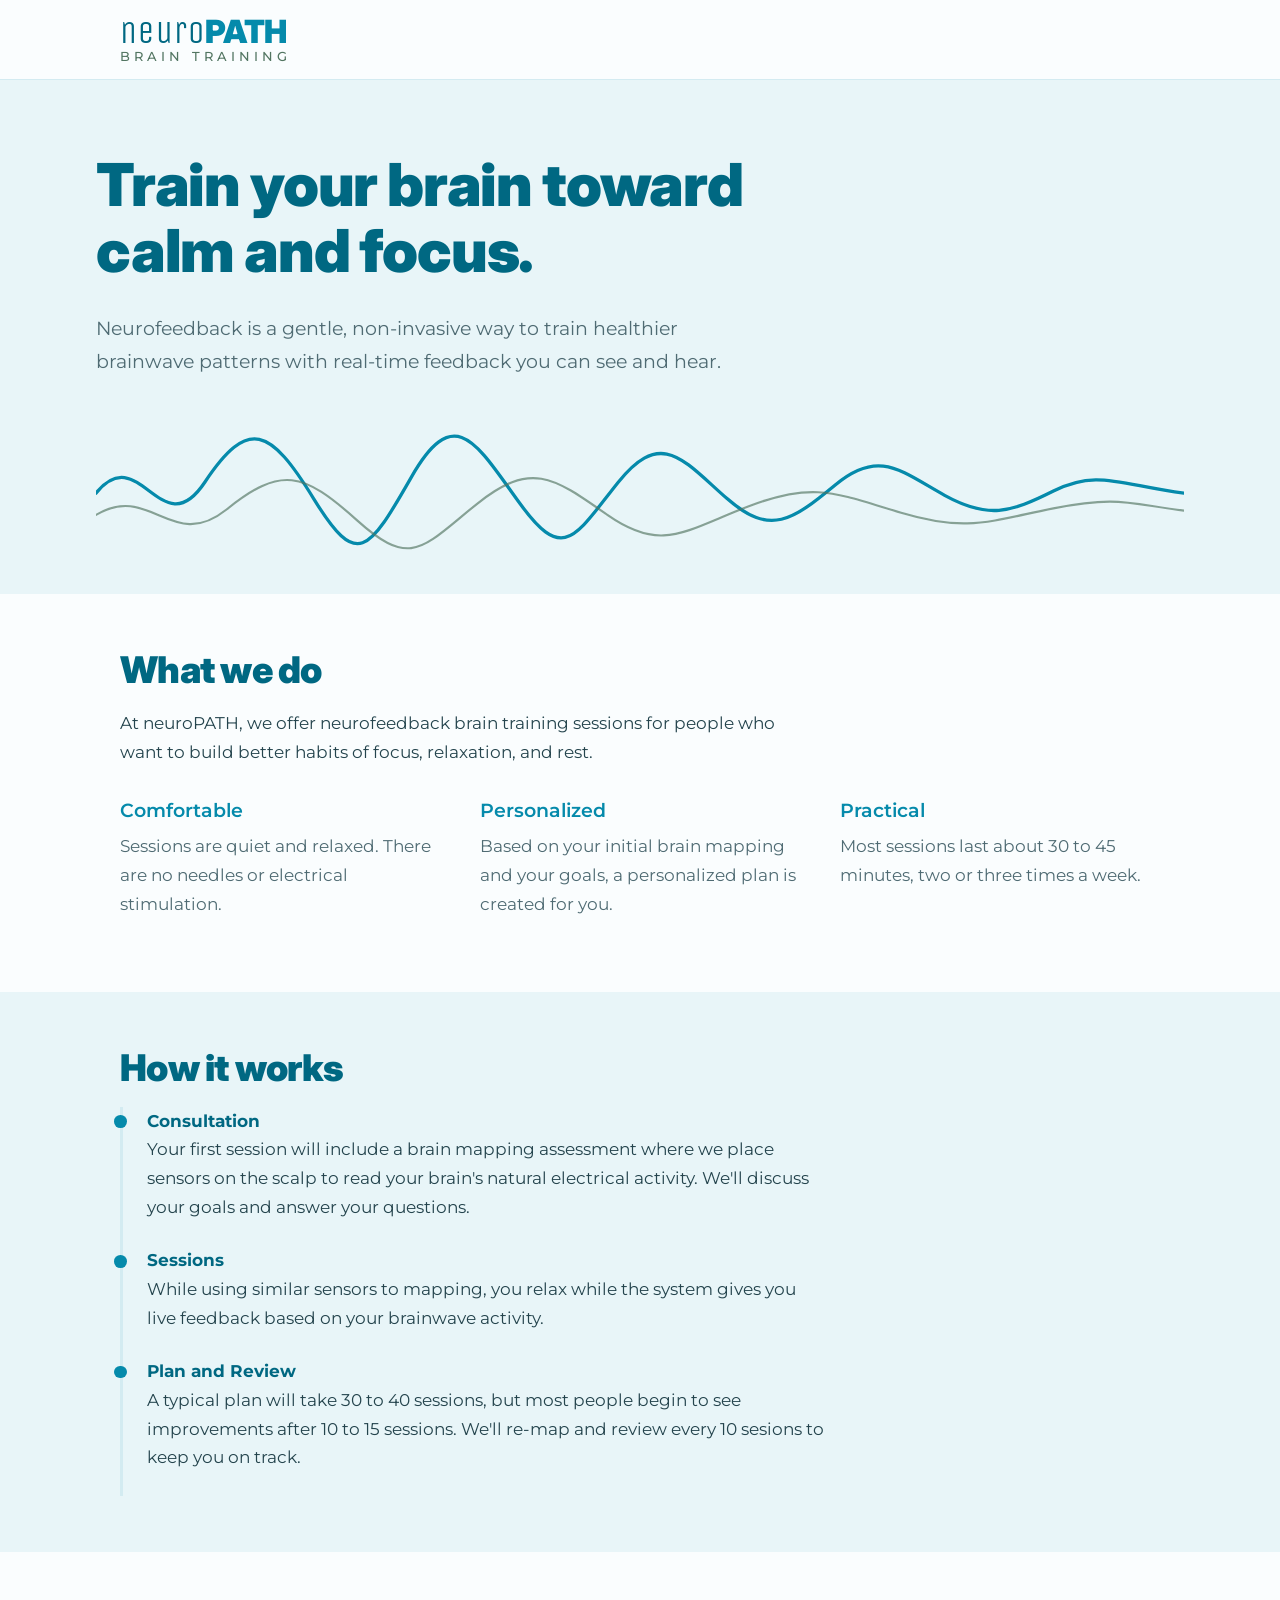
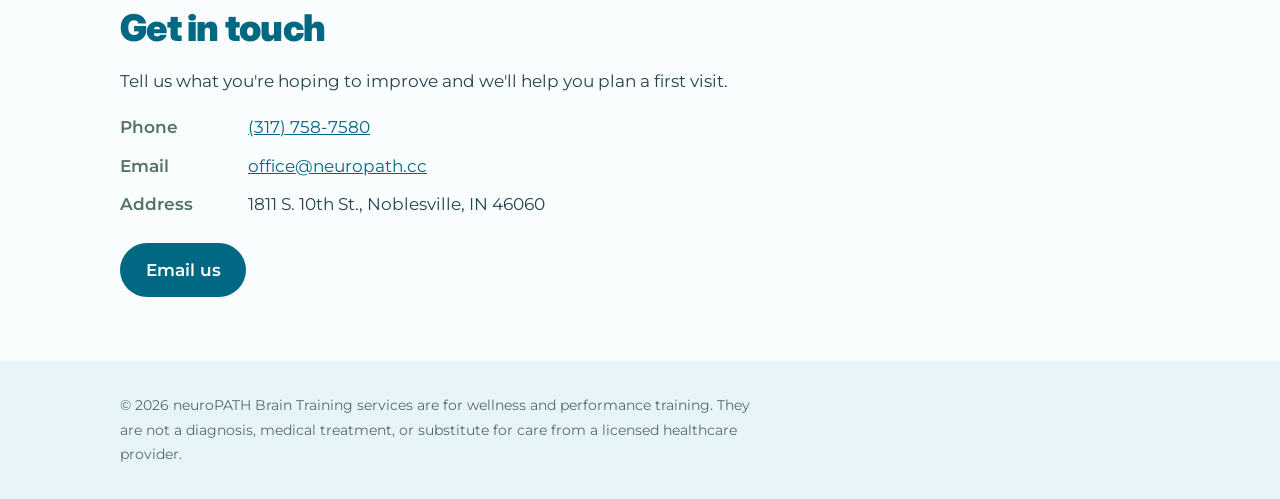
<file: index.html>
<!DOCTYPE html>
<html lang="en">
<head>
<meta charset="utf-8">
<meta name="viewport" content="width=device-width, initial-scale=1">
<title>neuroPATH | Neurofeedback Brain Training in Noblesville, IN</title>
<meta name="description" content="neuroPATH offers neurofeedback wellness sessions in Noblesville, Indiana to help you train focus, calm, and balance.">
<link rel="canonical" href="https://trainwithneuropath.com/">
<link rel="preconnect" href="https://fonts.googleapis.com">
<link rel="preconnect" href="https://fonts.gstatic.com" crossorigin>
<link href="https://fonts.googleapis.com/css2?family=Inter:wght@900&family=Montserrat:wght@400;500;600&family=Unica+One&display=swap" rel="stylesheet">
<link rel="stylesheet" href="style.css">
<script type="application/ld+json">
  {
    "@context": "https://schema.org",
    "@type": "LocalBusiness",
    "name": "neuroPATH Brain Training",
    "url": "https://trainwithneuropath.com/",
    "telephone": "+1-317-785-7850",
    "email": "office@neuropath.cc",
    "address": {
      "@type": "PostalAddress",
      "streetAddress": "1811 S. 10th St.",
      "addressLocality": "Noblesville",
      "addressRegion": "IN",
      "postalCode": "46060",
      "addressCountry": "US"
    }
  }
</script>
</head>
<body>
<header class="site">
  <div class="wrap">
    <a class="brand" href="index.html" aria-label="neuroPATH Brain Training, home"><span class="mark"><span class="neuro">neuro</span><span class="path">PATH</span></span><span class="sub">BRAIN TRAINING</span></a>
  </div>
</header>

<main>
  <div class="hero-band"><div class="wrap hero">
    <h1>Train your brain toward calm and focus.</h1>
    <p class="lead">Neurofeedback is a gentle, non-invasive way to train healthier brainwave patterns with real-time feedback you can see and hear.</p>
    <svg class="wave" viewBox="0 0 1000 140" role="img" aria-label="Illustration of brainwave signals settling into a steady rhythm" preserveAspectRatio="none">
      <path class="w1" d="M0 70 C40 20 60 120 100 60 S160 10 200 75 S250 125 290 55 S350 25 390 80 S440 110 480 60 S540 40 580 75 S640 95 680 62 S740 50 780 72 S840 88 880 68 S940 62 1000 70"/>
      <path class="w2" d="M0 90 C50 60 70 125 120 85 S190 50 240 95 S300 120 350 80 S420 55 470 90 S540 105 600 82 S680 70 740 88 S820 96 880 84 S950 80 1000 86"/>
    </svg>
  </div></div>

  <section id="about">
    <div class="wrap">
      <h2>What we do</h2>
      <p>At neuroPATH, we offer neurofeedback brain training sessions for people who want to build better habits of focus, relaxation, and rest.</p>
      <div class="cols">
        <div><h3>Comfortable</h3><p>Sessions are quiet and relaxed. There are no needles or electrical stimulation.</p></div>
        <div><h3>Personalized</h3><p>Based on your initial brain mapping and your goals, a personalized plan is created for you.</p></div>
        <div><h3>Practical</h3><p>Most sessions last about 30 to 45 minutes, two or three times a week.</p></div>
      </div>
    </div>
  </section>

  <section class="band" id="how">
    <div class="wrap">
      <h2>How it works</h2>
      <ol class="steps">
        <li><strong>Consultation</strong>Your first session will include a brain mapping assessment where we place sensors on the scalp to read your brain's natural electrical activity. We'll discuss your goals and answer your questions.</li>
        <li><strong>Sessions</strong>While using similar sensors to mapping, you relax while the system gives you live feedback based on your brainwave activity.</li>
        <li><strong>Plan and Review</strong>A typical plan will take 30 to 40 sessions, but most people begin to see improvements after 10 to 15 sessions. We'll re-map and review every 10 sesions to keep you on track.</li>
      </ol>
    </div>
  </section>

  <section class="contact" id="contact">
    <div class="wrap">
      <h2>Get in touch</h2>
      <p>Tell us what you're hoping to improve and we'll help you plan a first visit.</p>
      <dl>
        <dt>Phone</dt><dd><a href="tel:+13177857850">(317) 758-7580</a></dd>
        <dt>Email</dt><dd><a href="mailto:office@neuropath.cc">office@neuropath.cc </a></dd>
        <dt>Address</dt><dd>1811 S. 10th St., Noblesville, IN 46060</dd>
      </dl>
      <a class="btn" href="mailto:office@neuropath.cc?subject=Consultation%20request">Email us</a>
    </div>
  </section>
</main>

<footer class="site">
  <div class="wrap">
    <p>&copy; <span id="yr">2026</span> neuroPATH Brain Training services are for wellness and performance training. They are not a diagnosis, medical treatment, or substitute for care from a licensed healthcare provider.</p>
  </div>
</footer>
<script>
document.getElementById('yr').textContent=new Date().getFullYear();
// Stretch "Brain Training" so it spans the full width of the neuroPATH wordmark
function fitTagline(){
  var m=document.querySelector('.brand .mark'),s=document.querySelector('.brand .sub');
  if(!m||!s)return;
  s.style.letterSpacing='0';s.style.marginRight='0';
  var gap=m.getBoundingClientRect().width-s.getBoundingClientRect().width;
  var ls=Math.max(0,gap/(s.textContent.length-1));
  s.style.letterSpacing=ls+'px';s.style.marginRight=(-ls)+'px';
}
fitTagline();
if(document.fonts&&document.fonts.ready)document.fonts.ready.then(fitTagline);
window.addEventListener('load',fitTagline);
</script>
  <!-- Cloudflare Web Analytics -->
  <script type='module' src='https://static.cloudflareinsights.com/beacon.min.js' data-cf-beacon='{"token": "b52e707df5334b768aec5628e8eefc38"}'></script>
  <!-- End Cloudflare Web Analytics -->
</body>
</html>
</file>
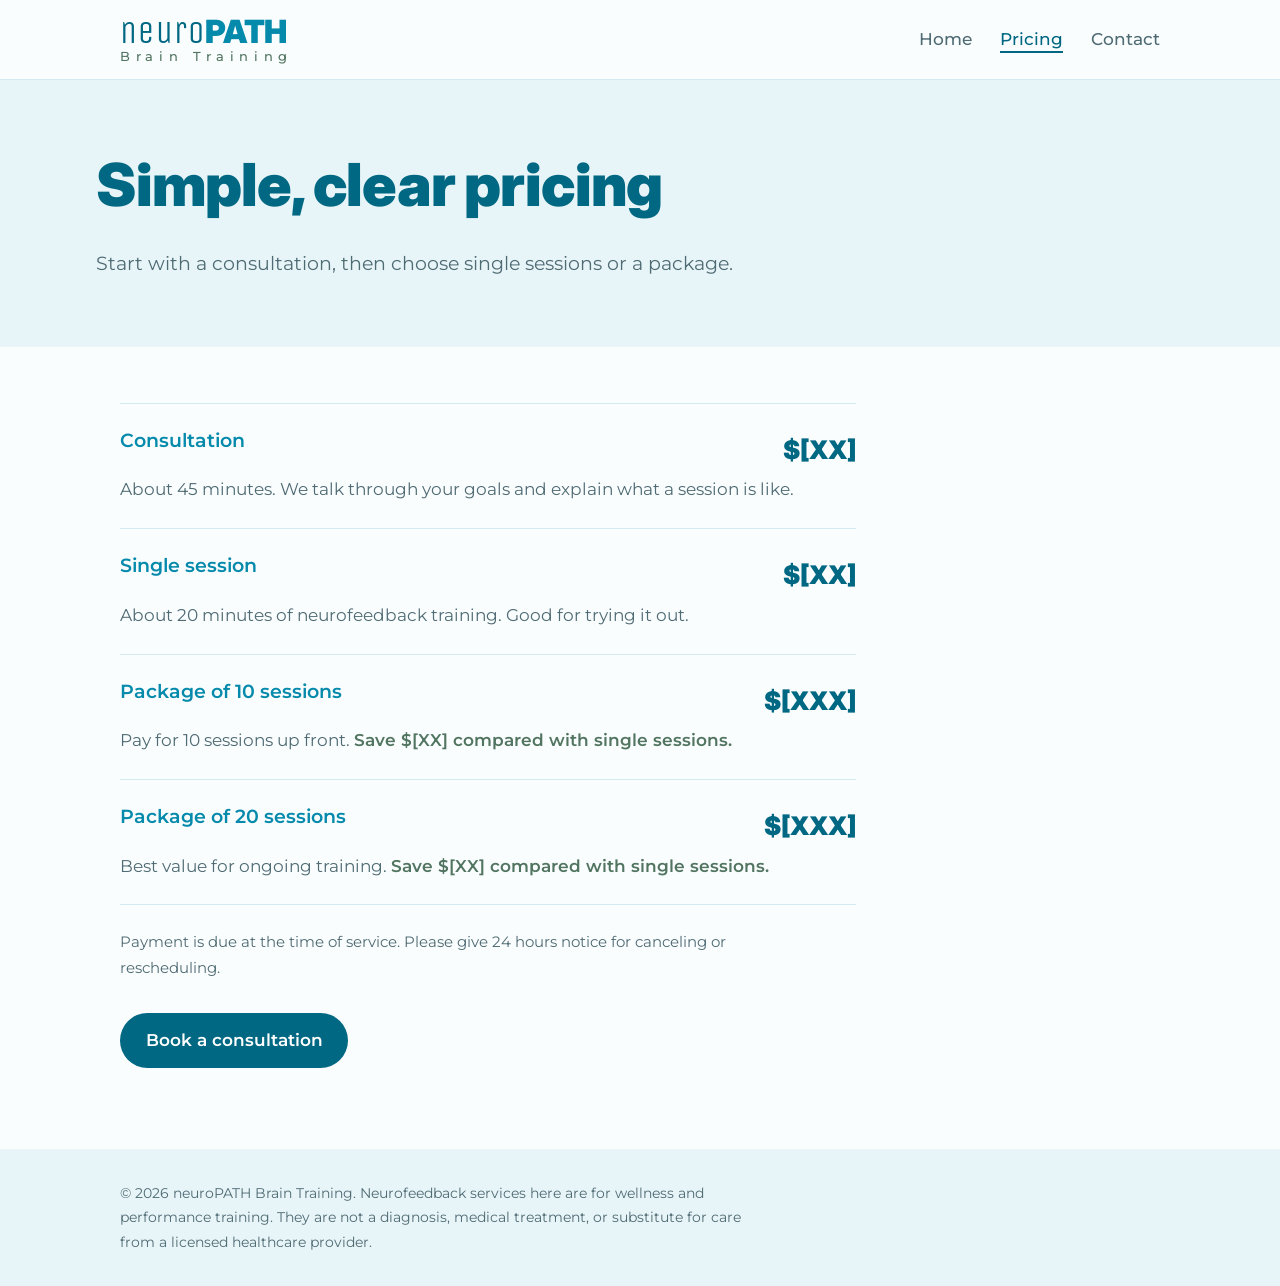
<file: pricing.html>
<!DOCTYPE html>
<html lang="en">
<head>
<meta charset="utf-8">
<meta name="viewport" content="width=device-width, initial-scale=1">
<title>Pricing | neuroPATH Brain Training</title>
<meta name="description" content="Neurofeedback session and package pricing at neuroPATH Brain Training.">
<link rel="preconnect" href="https://fonts.googleapis.com">
<link rel="preconnect" href="https://fonts.gstatic.com" crossorigin>
<link href="https://fonts.googleapis.com/css2?family=Inter:wght@900&family=Montserrat:wght@400;500;600&family=Unica+One&display=swap" rel="stylesheet">
<link rel="stylesheet" href="style.css">
</head>
<body>
<header class="site">
  <div class="wrap">
    <a class="brand" href="index.html" aria-label="neuroPATH Brain Training, home"><span class="mark"><span class="neuro">neuro</span><span class="path">PATH</span></span><span class="sub">Brain Training</span></a>
    <nav aria-label="Main">
      <a href="index.html">Home</a>
      <a href="pricing.html" aria-current="page">Pricing</a>
      <a href="index.html#contact">Contact</a>
    </nav>
  </div>
</header>

<main>
  <div class="hero-band"><div class="wrap hero" style="padding-bottom:3rem">
    <h1>Simple, clear pricing</h1>
    <p class="lead">Start with a consultation, then choose single sessions or a package.</p>
  </div></div>

  <section>
    <div class="wrap">
      <ul class="prices">
        <li>
          <h3>Consultation</h3><span class="amt">$[XX]</span>
          <p>About 45 minutes. We talk through your goals and explain what a session is like.</p>
        </li>
        <li>
          <h3>Single session</h3><span class="amt">$[XX]</span>
          <p>About 20 minutes of neurofeedback training. Good for trying it out.</p>
        </li>
        <li>
          <h3>Package of 10 sessions</h3><span class="amt">$[XXX]</span>
          <p>Pay for 10 sessions up front. <span class="save">Save $[XX] compared with single sessions.</span></p>
        </li>
        <li>
          <h3>Package of 20 sessions</h3><span class="amt">$[XXX]</span>
          <p>Best value for ongoing training. <span class="save">Save $[XX] compared with single sessions.</span></p>
        </li>
      </ul>
      <p class="note" style="margin-top:1.5rem">Payment is due at the time of service. Please give 24 hours notice for canceling or rescheduling.</p>
      <p style="margin-top:2rem"><a class="btn" href="index.html#contact">Book a consultation</a></p>
    </div>
  </section>
</main>

<footer class="site">
  <div class="wrap">
    <p>&copy; <span id="yr">2026</span> neuroPATH Brain Training. Neurofeedback services here are for wellness and performance training. They are not a diagnosis, medical treatment, or substitute for care from a licensed healthcare provider.</p>
  </div>
</footer>
<script>
document.getElementById('yr').textContent=new Date().getFullYear();
// Stretch "Brain Training" so it spans the full width of the neuroPATH wordmark
function fitTagline(){
  var m=document.querySelector('.brand .mark'),s=document.querySelector('.brand .sub');
  if(!m||!s)return;
  s.style.letterSpacing='0';s.style.marginRight='0';
  var gap=m.getBoundingClientRect().width-s.getBoundingClientRect().width;
  var ls=Math.max(0,gap/(s.textContent.length-1));
  s.style.letterSpacing=ls+'px';s.style.marginRight=(-ls)+'px';
}
fitTagline();
if(document.fonts&&document.fonts.ready)document.fonts.ready.then(fitTagline);
window.addEventListener('load',fitTagline);
</script>
</body>
</html>
</file>
<file: style.css>
/* neuroPATH Brain Training — brand colors from CMYK sheet, shown here in lighter tints */
:root{
  --teal:#058AAB;        /* brand bright teal */
  --teal-deep:#006882;   /* brand dark teal */
  --green:#527561;       /* brand green */
  --gray:#B8B8B8;        /* brand gray */
  --paper:#FAFDFE;       /* page background: near-white teal tint */
  --mist:#E8F5F8;        /* light teal tint for bands */
  --mist-2:#D3EBF1;      /* slightly deeper tint for borders/lines */
  --ink:#24444D;         /* body text, softened teal-gray */
  --ink-soft:#4F6B73;
  --sans:"Montserrat",system-ui,-apple-system,"Segoe UI",Roboto,sans-serif;
  --heavy:"Inter","Helvetica Neue",Arial,sans-serif;
}
*{box-sizing:border-box}
html{scroll-behavior:smooth}
body{margin:0;background:var(--paper);color:var(--ink);font-family:var(--sans);font-size:1.0625rem;line-height:1.7}
a{color:var(--teal-deep)}
a:focus-visible,.btn:focus-visible{outline:3px solid var(--teal);outline-offset:3px;border-radius:4px}
.wrap{max-width:68rem;margin:0 auto;padding:0 1.5rem}

header.site{background:var(--paper);border-bottom:1px solid var(--mist-2)}
header.site .wrap{display:flex;align-items:center;justify-content:space-between;gap:1rem;padding-top:1rem;padding-bottom:1rem;flex-wrap:wrap}
.brand{text-decoration:none;display:inline-flex;flex-direction:column;line-height:1}
.brand .mark{font-size:2rem;color:var(--teal-deep)}
.brand .neuro{font-family:"Unica One","Arial Narrow",Impact,sans-serif;font-weight:400;letter-spacing:.04em}
.brand .path{font-family:var(--heavy);font-weight:900;letter-spacing:-.01em;color:var(--teal)}
.brand .sub{display:block;align-self:flex-start;white-space:nowrap;font-family:var(--sans);font-size:.8rem;font-weight:500;letter-spacing:.14em;color:var(--green);margin-top:.1rem}
nav a{margin-left:1.5rem;color:var(--ink-soft);text-decoration:none;font-weight:500}
nav a:hover,nav a[aria-current]{color:var(--teal-deep);text-decoration:underline;text-underline-offset:6px;text-decoration-thickness:2px}

h1,h2{font-family:var(--heavy);font-weight:900;line-height:1.1;margin:0 0 .5em;color:var(--teal-deep);letter-spacing:-.02em}
h3{font-family:var(--sans);font-weight:600;line-height:1.25;margin:0 0 .5em;color:var(--teal)}
h1{font-size:clamp(2.2rem,6vw,3.7rem);max-width:18ch}
h2{font-size:clamp(1.7rem,3.5vw,2.3rem)}
h3{font-size:1.2rem}
p{margin:0 0 1em;max-width:62ch}

.hero-band{background:var(--mist)}
.hero{padding:4.5rem 0 1.5rem}
.hero p.lead{font-size:1.2rem;color:var(--ink-soft);max-width:50ch}
.wave{display:block;width:100%;height:auto;margin-top:2.5rem}
.wave path{fill:none;stroke-linecap:round;stroke-linejoin:round}
.wave .w1{stroke:var(--teal);stroke-width:3;stroke-dasharray:2400;stroke-dashoffset:2400;animation:draw 3.2s ease-out forwards}
.wave .w2{stroke:var(--green);stroke-width:2;opacity:.65;stroke-dasharray:2400;stroke-dashoffset:2400;animation:draw 3.8s .3s ease-out forwards}
@keyframes draw{to{stroke-dashoffset:0}}
@media (prefers-reduced-motion:reduce){.wave .w1,.wave .w2{animation:none;stroke-dashoffset:0}html{scroll-behavior:auto}}

.btn{display:inline-block;background:var(--teal-deep);color:#fff;padding:.8rem 1.6rem;border-radius:999px;text-decoration:none;font-weight:600;margin:0 .75rem .5rem 0}
.btn:hover{background:var(--teal)}
.btn.ghost{background:transparent;color:var(--teal-deep);border:2px solid var(--teal)}
.btn.ghost:hover{background:#fff;color:var(--teal-deep)}

section{padding:3.5rem 0}
.band{background:var(--mist)}
.cols{display:grid;grid-template-columns:repeat(auto-fit,minmax(15rem,1fr));gap:2.5rem;margin-top:2rem}
.cols p{color:var(--ink-soft)}
.steps{list-style:none;padding:0;margin:0;max-width:44rem;border-left:3px solid var(--mist-2)}
.steps li{padding:0 0 1.5rem 1.5rem;position:relative}
.steps li::before{content:"";position:absolute;left:-.55rem;top:.55rem;width:.8rem;height:.8rem;border-radius:50%;background:var(--teal)}
.steps strong{display:block;color:var(--teal-deep)}
.contact dl{display:grid;grid-template-columns:7rem 1fr;gap:.6rem 1rem;margin:0 0 1.5rem}
.contact dt{font-weight:600;color:var(--green)}
.contact dd{margin:0}

.prices{margin:0;padding:0;list-style:none;max-width:46rem}
.prices li{display:grid;grid-template-columns:1fr auto;gap:.25rem 1.5rem;padding:1.5rem 0;border-bottom:1px solid var(--mist-2)}
.prices li:first-child{border-top:1px solid var(--mist-2)}
.prices h3{margin:0}
.prices .amt{font-family:var(--heavy);font-weight:900;font-size:1.6rem;color:var(--teal-deep);white-space:nowrap}
.prices p{grid-column:1/-1;margin:0;color:var(--ink-soft)}
.prices .save{color:var(--green);font-weight:600}
.note{font-size:.95rem;color:var(--ink-soft)}

footer.site{background:var(--mist);padding:2rem 0;font-size:.9rem;color:var(--ink-soft)}
footer.site p{max-width:70ch;margin:0}
</file>
